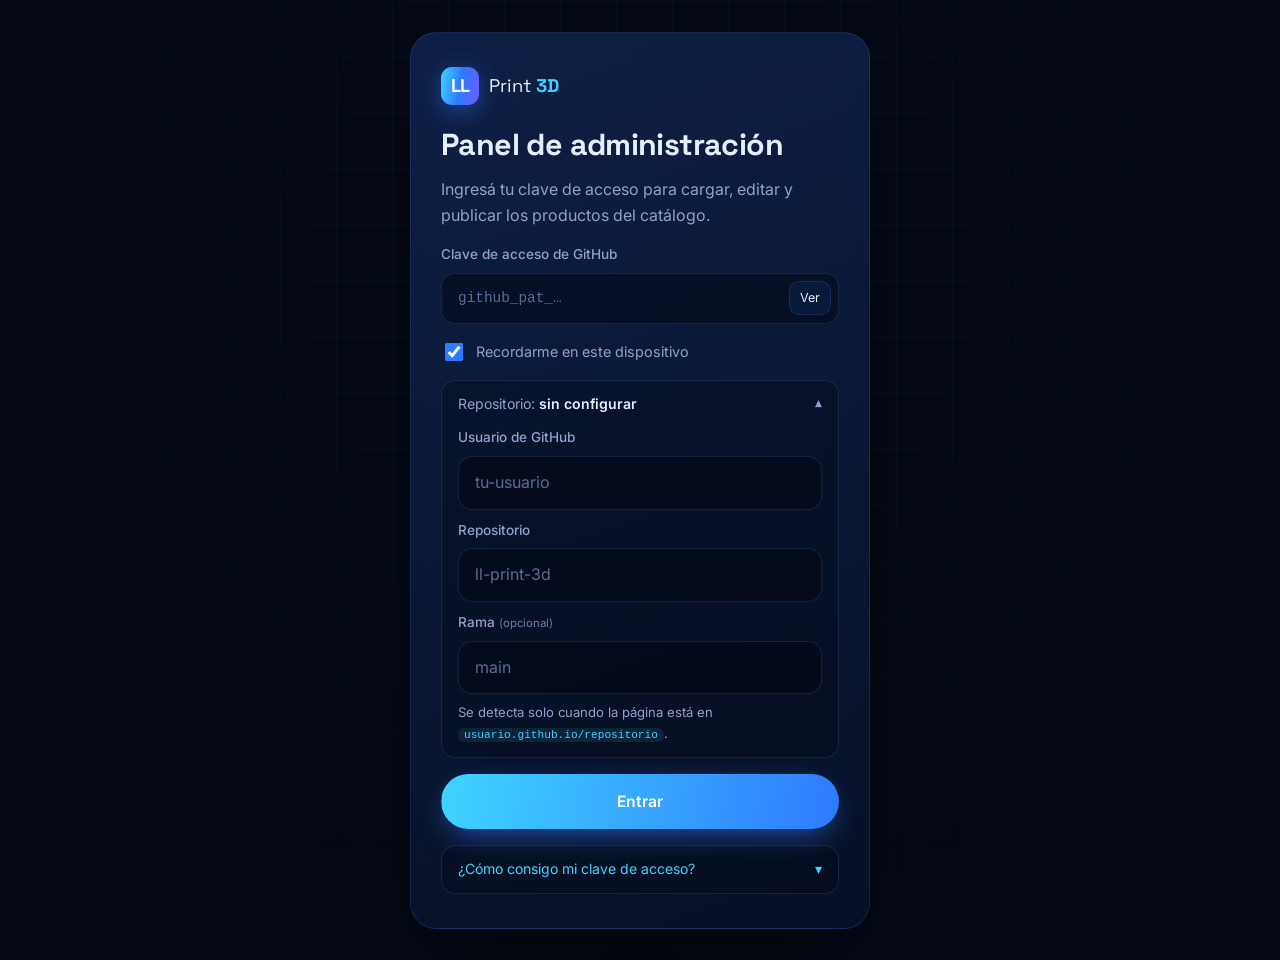
<file: admin.html>
<!DOCTYPE html>
<html lang="es">
<head>
  <meta charset="UTF-8">
  <meta name="viewport" content="width=device-width, initial-scale=1.0">
  <title>Admin — LL Print 3D</title>
  <meta name="robots" content="noindex, nofollow">
  <meta name="referrer" content="no-referrer">
  <meta name="theme-color" content="#050b1a">
  <link rel="preconnect" href="https://fonts.googleapis.com">
  <link rel="preconnect" href="https://fonts.gstatic.com" crossorigin>
  <link href="https://fonts.googleapis.com/css2?family=Space+Grotesk:wght@500;600;700&family=Inter:wght@400;500;600&display=swap" rel="stylesheet">
  <link rel="stylesheet" href="css/styles.css">
  <link rel="stylesheet" href="css/admin.css">
</head>
<body class="admin">
  <div class="bg-grid" aria-hidden="true"></div>

  <!-- ================= LOGIN ================= -->
  <main class="login-view" id="loginView">
    <div class="login-card">
      <a href="index.html" class="logo"><span class="logo-mark">LL</span><span class="logo-text">Print <b>3D</b></span></a>
      <h1>Panel de administración</h1>
      <p class="muted">Ingresá tu clave de acceso para cargar, editar y publicar los productos del catálogo.</p>

      <form id="loginForm" autocomplete="off" novalidate>
        <label class="field">
          <span>Clave de acceso de GitHub</span>
          <div class="pass">
            <input type="password" id="tokenInput" placeholder="github_pat_…" spellcheck="false" autocapitalize="off" required>
            <button type="button" class="pass-toggle" id="passToggle" aria-label="Mostrar u ocultar la clave">Ver</button>
          </div>
        </label>

        <label class="check"><input type="checkbox" id="remember" checked> Recordarme en este dispositivo</label>

        <details class="repo-box" id="repoBox">
          <summary>Repositorio: <b id="repoLabel">sin configurar</b></summary>
          <div class="repo-fields">
            <label class="field"><span>Usuario de GitHub</span><input id="repoOwner" placeholder="tu-usuario" spellcheck="false" autocapitalize="off"></label>
            <label class="field"><span>Repositorio</span><input id="repoName" placeholder="ll-print-3d" spellcheck="false" autocapitalize="off"></label>
            <label class="field"><span>Rama <small>(opcional)</small></span><input id="repoBranch" placeholder="main" spellcheck="false" autocapitalize="off"></label>
          </div>
          <p class="hint">Se detecta solo cuando la página está en <code>usuario.github.io/repositorio</code>.</p>
        </details>

        <p class="alert" id="loginError" role="alert" hidden></p>
        <button class="btn btn-primary btn-block" type="submit" id="loginBtn">Entrar</button>
      </form>

      <details class="howto">
        <summary>¿Cómo consigo mi clave de acceso?</summary>
        <ol>
          <li>Entrá a <a href="https://github.com/settings/personal-access-tokens/new" target="_blank" rel="noopener">github.com/settings/personal-access-tokens/new</a> con tu cuenta.</li>
          <li><b>Token name:</b> “Admin LL Print 3D”. <b>Expiration:</b> elegí una fecha (por ejemplo, 1 año).</li>
          <li><b>Repository access:</b> “Only select repositories” y elegí el repositorio de la página.</li>
          <li><b>Permissions → Repository permissions → Contents:</b> “Read and write”.</li>
          <li>Apretá <b>Generate token</b>, copiá la clave (empieza con <code>github_pat_</code>) y pegala acá.</li>
        </ol>
        <p class="hint">GitHub la muestra una sola vez: guardala en un lugar seguro. Si la perdés o vence, generás otra igual.</p>
      </details>
    </div>
  </main>

  <!-- ================= PANEL ================= -->
  <div class="app-view" id="appView" hidden>
    <header class="admin-top">
      <a href="index.html" class="logo" target="_blank" rel="noopener"><span class="logo-mark">LL</span><span class="logo-text">Print <b>3D</b> <em>Admin</em></span></a>
      <div class="top-actions">
        <span class="who" id="who"></span>
        <a class="btn btn-ghost btn-sm" href="index.html" target="_blank" rel="noopener">Ver sitio</a>
        <button class="btn btn-ghost btn-sm" id="logoutBtn">Salir</button>
      </div>
    </header>

    <main class="admin-main">
      <div class="toolbar">
        <div>
          <h1>Productos <span class="count" id="count"></span></h1>
          <p class="publish-state" id="publishState" hidden></p>
        </div>
        <div class="toolbar-actions">
          <label class="search">
            <svg viewBox="0 0 24 24" width="18" height="18" fill="none" stroke="currentColor" stroke-width="2"><circle cx="11" cy="11" r="7"/><path d="m20 20-3.5-3.5"/></svg>
            <input type="search" id="search" placeholder="Buscar…">
          </label>
          <button class="btn btn-ghost btn-sm" id="reloadBtn" title="Volver a leer los productos desde GitHub">↻ Actualizar</button>
          <button class="btn btn-primary" id="newBtn">+ Nuevo producto</button>
        </div>
      </div>

      <div class="order-bar" id="orderBar" hidden>
        <span>Cambiaste el orden de los productos.</span>
        <div>
          <button class="btn btn-ghost btn-sm" id="orderCancel">Descartar</button>
          <button class="btn btn-primary btn-sm" id="orderSave">Guardar orden</button>
        </div>
      </div>

      <div class="plist" id="plist"></div>
    </main>
  </div>

  <!-- ================= EDITOR ================= -->
  <div class="editor" id="editor" hidden>
    <form class="editor-card" id="editForm" novalidate autocomplete="off">
      <div class="editor-head">
        <h2 id="editorTitle">Nuevo producto</h2>
        <button type="button" class="icon-btn" id="editorClose" aria-label="Cerrar">✕</button>
      </div>

      <div class="editor-body">
        <div class="field">
          <span>Fotos <small>(la primera es la portada · hasta 8)</small></span>
          <div class="photos" id="photos"></div>
          <label class="dropzone small" id="photoDrop">
            <input type="file" id="photoInput" accept="image/*" multiple>
            <div class="dz-empty">
              <svg viewBox="0 0 24 24" width="28" height="28" fill="none" stroke="currentColor" stroke-width="1.6" stroke-linecap="round" stroke-linejoin="round"><path d="M12 16V4m0 0-4 4m4-4 4 4"/><path d="M4 16v2a2 2 0 0 0 2 2h12a2 2 0 0 0 2-2v-2"/></svg>
              <b>Agregar fotos</b>
              <small>Arrastralas o tocá para elegir · se optimizan solas</small>
            </div>
          </label>
        </div>

        <label class="field"><span>Nombre *</span><input name="nombre" maxlength="80" required></label>
        <div class="form-row">
          <label class="field"><span>Categoría *</span><input name="categoria" list="catList" maxlength="40" required placeholder="Ej: Decoración"></label>
          <label class="field"><span>Precio ($) <small>· 0 = “Consultar”</small></span><input name="precio" type="number" inputmode="numeric" min="0" step="1" value="0"></label>
        </div>
        <datalist id="catList"></datalist>
        <label class="field"><span>Descripción</span><textarea name="descripcion" rows="3" maxlength="400" placeholder="Qué es, para qué sirve, opciones de color…"></textarea></label>
        <div class="form-row">
          <label class="field"><span>Medidas</span><input name="medidas" maxlength="60" placeholder="10 x 10 x 12 cm"></label>
          <label class="field"><span>Material</span><input name="material" maxlength="60" placeholder="PLA, PETG, resina…"></label>
        </div>
        <label class="field"><span>Disponibilidad</span>
          <select name="estado"><option value="stock">En stock (listo para entregar)</option><option value="pedido">A pedido (se imprime al comprar)</option></select>
        </label>
        <div class="toggles">
          <label class="switch"><input type="checkbox" name="destacado"><span></span> Destacado <small>(aparece primero)</small></label>
          <label class="switch"><input type="checkbox" name="visible" checked><span></span> Visible en la página</label>
        </div>
      </div>

      <div class="editor-foot">
        <button type="button" class="btn btn-ghost" id="editorCancel">Cancelar</button>
        <button type="submit" class="btn btn-primary" id="editorSave">Guardar y publicar</button>
      </div>
    </form>
  </div>

  <div class="busy" id="busy" hidden><div class="spinner"></div><p id="busyText">Guardando…</p></div>
  <div class="toast" id="toast" role="status"></div>

  <script src="js/config.js"></script>
  <script src="js/admin.js"></script>
</body>
</html>
</file>
<file: css/styles.css>
/* =============================================================
   LL Print 3D — estilos
   ============================================================= */
:root {
  --bg: #040915;
  --bg-2: #07122a;
  --surface: rgba(14, 30, 64, .55);
  --surface-solid: #0b1a3a;
  --border: rgba(96, 150, 255, .16);
  --border-strong: rgba(96, 170, 255, .38);
  --text: #e7eeff;
  --muted: #8ea3cc;
  --blue: #2f7bff;
  --blue-2: #1a4fd6;
  --cyan: #3fd4ff;
  --indigo: #6a5cff;
  --grad: linear-gradient(100deg, #3fd4ff 0%, #2f7bff 50%, #6a5cff 100%);
  --radius: 20px;
  --ease: cubic-bezier(.2, .8, .2, 1);
  --display: "Space Grotesk", system-ui, sans-serif;
  --body: "Inter", system-ui, sans-serif;
}

*, *::before, *::after { box-sizing: border-box; }
html { scroll-behavior: smooth; }
body {
  margin: 0;
  background: var(--bg);
  color: var(--text);
  font-family: var(--body);
  line-height: 1.6;
  overflow-x: hidden;
  -webkit-font-smoothing: antialiased;
}
img { max-width: 100%; display: block; }
[hidden] { display: none !important; }
a { color: inherit; text-decoration: none; }
button { font: inherit; color: inherit; cursor: pointer; }
h1, h2, h3 { font-family: var(--display); line-height: 1.05; margin: 0; letter-spacing: -.02em; }
::selection { background: var(--blue); color: #fff; }

.grad {
  background: var(--grad);
  -webkit-background-clip: text;
  background-clip: text;
  color: transparent;
}

/* ---------- fondo ---------- */
.bg-grid {
  position: fixed; inset: 0; z-index: -2; pointer-events: none;
  background-image:
    linear-gradient(rgba(80, 140, 255, .06) 1px, transparent 1px),
    linear-gradient(90deg, rgba(80, 140, 255, .06) 1px, transparent 1px);
  background-size: 56px 56px;
  mask-image: radial-gradient(ellipse at 50% 30%, #000 20%, transparent 75%);
}
.bg-glow {
  position: fixed; z-index: -1; pointer-events: none;
  width: 700px; height: 700px; border-radius: 50%;
  left: 0; top: 0;
  background: radial-gradient(circle, rgba(47, 123, 255, .16), transparent 60%);
  transform: translate(-50%, -50%);
  transition: transform .6s var(--ease);
}
.scroll-progress {
  position: fixed; top: 0; left: 0; height: 3px; width: 100%;
  background: var(--grad); z-index: 100;
  transform-origin: 0 50%; transform: scaleX(0);
}

/* ---------- nav ---------- */
.nav {
  position: fixed; top: 14px; left: 50%; transform: translateX(-50%);
  width: min(1180px, calc(100% - 32px));
  display: flex; align-items: center; justify-content: space-between;
  padding: 10px 14px 10px 18px;
  border-radius: 999px;
  background: rgba(6, 14, 34, .45);
  border: 1px solid transparent;
  backdrop-filter: blur(14px); -webkit-backdrop-filter: blur(14px);
  z-index: 50;
  transition: background .4s, border-color .4s, top .4s;
}
.nav.scrolled { background: rgba(6, 14, 34, .82); border-color: var(--border); top: 10px; }
.logo { display: flex; align-items: center; gap: 10px; font-family: var(--display); font-size: 1.15rem; }
.logo-mark {
  display: grid; place-items: center;
  width: 38px; height: 38px; border-radius: 11px;
  background: var(--grad); color: #fff; font-weight: 700; letter-spacing: -.04em;
  box-shadow: 0 6px 24px rgba(47, 123, 255, .45);
}
.logo-text b { color: var(--cyan); }
.nav-links { display: flex; gap: 6px; }
.nav-links a {
  padding: 8px 14px; border-radius: 999px; color: var(--muted); font-size: .92rem;
  transition: color .25s, background .25s;
}
.nav-links a:hover, .nav-links a.active { color: var(--text); background: rgba(47, 123, 255, .14); }
.nav-actions { display: flex; align-items: center; gap: 8px; }
.cart-btn {
  position: relative; width: 44px; height: 44px; border-radius: 50%;
  display: grid; place-items: center;
  background: rgba(47, 123, 255, .14); border: 1px solid var(--border);
  transition: background .25s, transform .25s;
}
.cart-btn:hover { background: rgba(47, 123, 255, .3); transform: scale(1.05); }
.cart-count {
  position: absolute; top: -4px; right: -4px;
  min-width: 20px; height: 20px; padding: 0 5px; border-radius: 10px;
  background: var(--cyan); color: #04142e; font-size: .72rem; font-weight: 700;
  display: grid; place-items: center;
  transform: scale(0); transition: transform .35s var(--ease);
}
.cart-count.show { transform: scale(1); }
.cart-count.bump { animation: bump .45s var(--ease); }
@keyframes bump { 50% { transform: scale(1.45); } }
.burger { display: none; width: 44px; height: 44px; border-radius: 50%; background: transparent; border: 1px solid var(--border); position: relative; }
.burger span { position: absolute; left: 13px; right: 13px; height: 2px; background: var(--text); border-radius: 2px; transition: transform .3s, top .3s; }
.burger span:first-child { top: 17px; }
.burger span:last-child { top: 25px; }
.burger.open span:first-child { top: 21px; transform: rotate(45deg); }
.burger.open span:last-child { top: 21px; transform: rotate(-45deg); }

/* ---------- botones ---------- */
.btn {
  display: inline-flex; align-items: center; justify-content: center; gap: 10px;
  padding: 14px 26px; border-radius: 999px; border: 1px solid transparent;
  font-weight: 600; font-size: .98rem;
  transition: transform .3s var(--ease), box-shadow .3s, background .3s, border-color .3s;
  position: relative; overflow: hidden;
}
.btn-primary { background: var(--grad); background-size: 200% 100%; color: #fff; box-shadow: 0 10px 30px -8px rgba(47, 123, 255, .7); }
.btn-primary:hover { transform: translateY(-2px); box-shadow: 0 16px 40px -8px rgba(63, 212, 255, .6); background-position: 100% 0; }
.btn-ghost { border-color: var(--border-strong); background: rgba(47, 123, 255, .06); }
.btn-ghost:hover { background: rgba(47, 123, 255, .18); transform: translateY(-2px); }
.btn-block { width: 100%; }
.icon-btn {
  width: 38px; height: 38px; border-radius: 50%; border: 1px solid var(--border);
  background: rgba(47, 123, 255, .08); display: grid; place-items: center;
  transition: background .25s, transform .25s;
}
.icon-btn:hover { background: rgba(47, 123, 255, .25); transform: rotate(90deg); }

/* ---------- hero ---------- */
.hero {
  position: relative; min-height: 100vh; min-height: 100svh;
  display: flex; align-items: center;
  padding: 120px max(24px, calc((100vw - 1180px) / 2)) 80px;
  overflow: hidden;
}
#heroCanvas { position: absolute; inset: 0; width: 100%; height: 100%; z-index: 0; }
.hero::after {
  content: ""; position: absolute; inset: 0; z-index: 0; pointer-events: none;
  background: linear-gradient(90deg, var(--bg) 0%, rgba(4, 9, 21, .7) 40%, transparent 75%),
              linear-gradient(0deg, var(--bg) 0%, transparent 25%);
}
.hero-content { position: relative; z-index: 1; max-width: 640px; }
.eyebrow {
  display: inline-flex; align-items: center; gap: 10px;
  font-size: .8rem; letter-spacing: .18em; text-transform: uppercase; color: var(--cyan);
  margin: 0 0 18px; font-weight: 600;
}
.eyebrow::before { content: ""; width: 26px; height: 1px; background: var(--cyan); }
.hero-title { font-size: clamp(2.8rem, 8vw, 5.8rem); font-weight: 700; margin-bottom: 24px; }
.hero-title .line { display: block; overflow: hidden; padding-bottom: .06em; }
.hero-title .line > span { display: inline-block; transform: translateY(110%); animation: rise 1s var(--ease) forwards; }
.hero-title .line:nth-child(2) > span { animation-delay: .12s; }
.hero-title .line:nth-child(3) > span { animation-delay: .24s; }
@keyframes rise { to { transform: translateY(0); } }
.hero-sub { font-size: 1.12rem; color: var(--muted); max-width: 520px; margin: 0 0 34px; }
.hero-cta { display: flex; gap: 14px; flex-wrap: wrap; }
.hero-stats { display: flex; gap: 36px; margin-top: 54px; flex-wrap: wrap; }
.hero-stats div { display: flex; flex-direction: column; }
.hero-stats b { font-family: var(--display); font-size: 2rem; }
.hero-stats small { font-size: 1rem; color: var(--cyan); margin-left: 2px; }
.hero-stats span { color: var(--muted); font-size: .85rem; }
.scroll-hint {
  position: absolute; bottom: 28px; left: 50%; transform: translateX(-50%); z-index: 1;
  width: 26px; height: 42px; border: 2px solid var(--border-strong); border-radius: 14px;
}
.scroll-hint span { position: absolute; left: 50%; top: 8px; width: 4px; height: 8px; margin-left: -2px; border-radius: 2px; background: var(--cyan); animation: wheel 1.8s infinite; }
@keyframes wheel { 0% { opacity: 0; transform: translateY(0); } 30% { opacity: 1; } 100% { opacity: 0; transform: translateY(14px); } }

/* ---------- marquee ---------- */
.marquee {
  overflow: hidden; padding: 22px 0;
  border-block: 1px solid var(--border);
  background: linear-gradient(90deg, rgba(47, 123, 255, .08), rgba(106, 92, 255, .08));
  transform: rotate(-1.5deg) scale(1.03);
}
.marquee-track { display: flex; gap: 34px; width: max-content; animation: marquee 32s linear infinite; }
.marquee span { font-family: var(--display); font-size: clamp(1.4rem, 3vw, 2.2rem); font-weight: 600; white-space: nowrap; }
.marquee span:nth-of-type(odd) { -webkit-text-stroke: 1px var(--cyan); color: transparent; }
.marquee i { color: var(--blue); font-style: normal; align-self: center; }
@keyframes marquee { to { transform: translateX(-50%); } }

/* ---------- secciones ---------- */
.section { padding: 120px max(24px, calc((100vw - 1180px) / 2)); position: relative; }
.section-head { max-width: 720px; margin-bottom: 52px; }
.section-head h2, .custom-info h2, .contact h2 { font-size: clamp(2.1rem, 5vw, 3.6rem); margin-bottom: 18px; }
.section-head p:not(.eyebrow) { color: var(--muted); font-size: 1.05rem; margin: 0; }

/* ---------- reveal on scroll ---------- */
.reveal, .reveal-up, .reveal-left, .reveal-right, .card {
  opacity: 0; transition: opacity .9s var(--ease), transform .9s var(--ease);
  transition-delay: calc(var(--d, 0) * 90ms);
}
.reveal { transform: translateY(30px); }
.reveal-up { transform: translateY(70px) scale(.97); }
.reveal-left { transform: translateX(-60px); }
.reveal-right { transform: translateX(60px); }
.in { opacity: 1 !important; transform: none !important; }

/* ---------- catálogo ---------- */
.catalog-tools { display: flex; justify-content: space-between; align-items: center; gap: 18px; flex-wrap: wrap; margin-bottom: 34px; }
.filters { display: flex; gap: 8px; flex-wrap: wrap; }
.chip {
  padding: 9px 18px; border-radius: 999px; border: 1px solid var(--border);
  background: rgba(14, 30, 64, .4); color: var(--muted); font-size: .9rem;
  transition: all .3s var(--ease);
}
.chip:hover { color: var(--text); border-color: var(--border-strong); }
.chip.active { background: var(--blue); border-color: var(--blue); color: #fff; box-shadow: 0 6px 20px -6px var(--blue); }
.search {
  display: flex; align-items: center; gap: 10px; padding: 10px 18px;
  border-radius: 999px; border: 1px solid var(--border); background: rgba(14, 30, 64, .4); color: var(--muted);
  min-width: 240px; transition: border-color .3s;
}
.search:focus-within { border-color: var(--cyan); }
.search input { background: none; border: 0; outline: 0; color: var(--text); width: 100%; font: inherit; }

.grid { display: grid; grid-template-columns: repeat(auto-fill, minmax(260px, 1fr)); gap: 24px; }
.card {
  position: relative; border-radius: var(--radius); overflow: hidden;
  background: var(--surface); border: 1px solid var(--border);
  backdrop-filter: blur(10px); -webkit-backdrop-filter: blur(10px);
  transform: translateY(50px) scale(.96);
  display: flex; flex-direction: column;
  transform-style: preserve-3d;
}
.card.in { transition: opacity .9s var(--ease), transform .25s ease-out, border-color .3s, box-shadow .3s; }
.card:hover { border-color: var(--border-strong); box-shadow: 0 30px 60px -20px rgba(47, 123, 255, .45); }
.card::before {
  content: ""; position: absolute; inset: 0; pointer-events: none; z-index: 2;
  background: radial-gradient(400px circle at var(--mx, 50%) var(--my, 50%), rgba(63, 212, 255, .14), transparent 45%);
  opacity: 0; transition: opacity .3s;
}
.card:hover::before { opacity: 1; }
.card-media {
  aspect-ratio: 4 / 3.2; position: relative; overflow: hidden; cursor: pointer;
  background: radial-gradient(circle at 50% 40%, #16357a, #081636 70%);
}
.card-media img { width: 100%; height: 100%; object-fit: cover; transition: transform .8s var(--ease); }
.card:hover .card-media img, .card:hover .ph-shape { transform: scale(1.08); }
.badges { position: absolute; top: 12px; left: 12px; display: flex; gap: 6px; z-index: 3; flex-wrap: wrap; }
.badge {
  font-size: .7rem; font-weight: 600; letter-spacing: .04em; padding: 5px 10px; border-radius: 999px;
  background: rgba(4, 9, 21, .7); border: 1px solid var(--border-strong); backdrop-filter: blur(6px);
}
.badge.stock { color: #5ef0b0; border-color: rgba(94, 240, 176, .4); }
.badge.pedido { color: #ffc86b; border-color: rgba(255, 200, 107, .4); }
.badge.hot { background: var(--grad); border-color: transparent; color: #fff; }
.card-body { padding: 20px 20px 22px; display: flex; flex-direction: column; gap: 8px; flex: 1; }
.card-cat { font-size: .74rem; text-transform: uppercase; letter-spacing: .14em; color: var(--cyan); }
.card-body h3 { font-size: 1.25rem; }
.card-body p { margin: 0; color: var(--muted); font-size: .92rem; flex: 1; }
.card-meta { display: flex; gap: 12px; font-size: .8rem; color: var(--muted); }
.card-meta span { display: inline-flex; align-items: center; gap: 5px; }
.card-foot { display: flex; align-items: center; justify-content: space-between; margin-top: 10px; }
.price { font-family: var(--display); font-size: 1.4rem; font-weight: 700; }
.price.ask { font-size: 1.05rem; color: var(--cyan); }
.add-btn {
  display: inline-flex; align-items: center; gap: 6px;
  padding: 10px 16px; border-radius: 999px; border: 1px solid var(--border-strong);
  background: rgba(47, 123, 255, .12); font-size: .88rem; font-weight: 600;
  transition: all .3s var(--ease);
}
.add-btn:hover { background: var(--blue); border-color: var(--blue); transform: translateY(-2px); }
.add-btn.added { background: #1fae78; border-color: #1fae78; }
.empty { text-align: center; color: var(--muted); padding: 40px 0; }
.empty a { color: var(--cyan); text-decoration: underline; }
.grid .empty { grid-column: 1 / -1; }

/* placeholder cuando no hay foto */
.ph { position: absolute; inset: 0; display: grid; place-items: center; perspective: 600px; }
.ph::after {
  content: ""; position: absolute; inset: 0;
  background-image: repeating-linear-gradient(0deg, rgba(63, 212, 255, .08) 0 1px, transparent 1px 7px);
  animation: layers 6s linear infinite;
}
@keyframes layers { to { background-position: 0 -140px; } }
.ph-shape { width: 42%; aspect-ratio: 1; transition: transform .8s var(--ease); filter: drop-shadow(0 18px 30px rgba(47, 123, 255, .55)); }
.ph-shape svg { width: 100%; height: 100%; animation: floaty 5s ease-in-out infinite; }
@keyframes floaty { 50% { transform: translateY(-8px) rotate(4deg); } }

/* ---------- proceso ---------- */
.steps { position: relative; display: grid; grid-template-columns: 1fr 1fr; gap: 40px 90px; }
.step-line { position: absolute; left: 50%; top: 0; bottom: 0; width: 2px; background: var(--border); transform: translateX(-50%); }
.step-line span { position: absolute; inset: 0; background: var(--grad); transform-origin: top; transform: scaleY(0); }
.step {
  position: relative; padding: 30px; border-radius: var(--radius);
  background: var(--surface); border: 1px solid var(--border);
}
.steps .step:nth-child(3), .steps .step:nth-child(5) { margin-top: 90px; }
.step-num {
  font-family: var(--display); font-size: 3.2rem; font-weight: 700; line-height: 1;
  -webkit-text-stroke: 1px var(--blue); color: transparent; display: block; margin-bottom: 14px;
}
.step h3 { font-size: 1.4rem; margin-bottom: 10px; }
.step p { margin: 0; color: var(--muted); }

/* ---------- personalizado ---------- */
.custom-wrap { display: grid; grid-template-columns: 1fr 1.1fr; gap: 60px; align-items: start; }
.custom-info { position: sticky; top: 110px; }
.custom-info > p:not(.eyebrow) { color: var(--muted); font-size: 1.05rem; }
.checks { list-style: none; padding: 0; margin: 26px 0; display: grid; gap: 12px; }
.checks li { position: relative; padding-left: 34px; }
.checks li::before {
  content: "✓"; position: absolute; left: 0; top: 1px; width: 22px; height: 22px; border-radius: 50%;
  background: rgba(63, 212, 255, .15); color: var(--cyan); font-size: .75rem; display: grid; place-items: center; font-weight: 700;
}
.cube-scene { width: 150px; height: 150px; perspective: 700px; margin: 50px 0 0 40px; }
.cube { width: 100%; height: 100%; position: relative; transform-style: preserve-3d; animation: spin 14s linear infinite; }
.cube .f {
  position: absolute; inset: 0; border: 1px solid rgba(63, 212, 255, .6);
  background: linear-gradient(135deg, rgba(47, 123, 255, .22), rgba(106, 92, 255, .1)),
              repeating-linear-gradient(0deg, rgba(63, 212, 255, .18) 0 1px, transparent 1px 8px);
  box-shadow: inset 0 0 30px rgba(47, 123, 255, .3);
}
.f1 { transform: translateZ(75px); } .f2 { transform: rotateY(180deg) translateZ(75px); }
.f3 { transform: rotateY(90deg) translateZ(75px); } .f4 { transform: rotateY(-90deg) translateZ(75px); }
.f5 { transform: rotateX(90deg) translateZ(75px); } .f6 { transform: rotateX(-90deg) translateZ(75px); }
@keyframes spin { from { transform: rotateX(-22deg) rotateY(0); } to { transform: rotateX(-22deg) rotateY(360deg); } }

.custom-form {
  padding: 34px; border-radius: 26px;
  background: linear-gradient(160deg, rgba(20, 44, 96, .6), rgba(8, 18, 42, .7));
  border: 1px solid var(--border); backdrop-filter: blur(14px); -webkit-backdrop-filter: blur(14px);
  display: grid; gap: 18px;
  box-shadow: 0 40px 80px -30px rgba(0, 0, 0, .6);
}
.form-row { display: grid; grid-template-columns: 1fr 1fr; gap: 16px; }
.field { display: grid; gap: 7px; }
.field > span { font-size: .85rem; color: var(--muted); font-weight: 500; }
.field input, .field select, .field textarea, .dims input {
  width: 100%; padding: 13px 16px; border-radius: 14px;
  background: rgba(4, 9, 21, .55); border: 1px solid var(--border);
  color: var(--text); font: inherit; outline: none;
  transition: border-color .25s, box-shadow .25s, background .25s;
}
.field select { appearance: none; background-image: url("data:image/svg+xml,%3Csvg xmlns='http://www.w3.org/2000/svg' width='12' height='8' fill='none' stroke='%233fd4ff' stroke-width='2'%3E%3Cpath d='m1 1 5 5 5-5'/%3E%3C/svg%3E"); background-repeat: no-repeat; background-position: right 16px center; }
.field select option { background: var(--surface-solid); }
.field input::placeholder, .field textarea::placeholder, .dims input::placeholder { color: #5a6d96; }
.field input:focus, .field select:focus, .field textarea:focus, .dims input:focus {
  border-color: var(--cyan); box-shadow: 0 0 0 4px rgba(63, 212, 255, .12); background: rgba(4, 9, 21, .8);
}
.field input[type="date"] { color-scheme: dark; }
.field textarea { resize: vertical; min-height: 110px; }
.invalid { border-color: #ff6b8b !important; box-shadow: 0 0 0 4px rgba(255, 107, 139, .12) !important; }
.dims { display: grid; grid-template-columns: repeat(3, 1fr); gap: 10px; }
.dims label { position: relative; }
.dims i { position: absolute; right: 12px; top: 50%; transform: translateY(-50%); font-style: normal; font-size: .75rem; color: var(--cyan); font-weight: 700; pointer-events: none; }
.dims input { padding-right: 28px; }

.dropzone {
  position: relative; display: block; min-height: 170px; border-radius: 16px; cursor: pointer;
  border: 1.5px dashed var(--border-strong); background: rgba(4, 9, 21, .4);
  transition: border-color .3s, background .3s; overflow: hidden;
}
.dropzone:hover, .dropzone.drag { border-color: var(--cyan); background: rgba(63, 212, 255, .06); }
.dropzone input { position: absolute; inset: 0; opacity: 0; cursor: pointer; }
.dz-empty { position: absolute; inset: 0; display: grid; place-content: center; justify-items: center; gap: 6px; text-align: center; color: var(--muted); pointer-events: none; padding: 16px; }
.dz-empty svg { color: var(--cyan); margin-bottom: 4px; transition: transform .3s; }
.dropzone:hover .dz-empty svg { transform: translateY(-4px); }
.dz-empty b { color: var(--text); font-weight: 600; }
.dz-preview { position: relative; }
.dz-preview img { width: 100%; max-height: 280px; object-fit: contain; background: #030712; }
.dz-remove { position: absolute; top: 10px; right: 10px; z-index: 2; width: 32px; height: 32px; border-radius: 50%; border: 0; background: rgba(4, 9, 21, .8); }
.form-note { font-size: .82rem; color: var(--muted); margin: 0; text-align: center; }
.form-note b { color: var(--cyan); font-weight: 600; }

/* ---------- contacto ---------- */
.contact-card {
  position: relative; overflow: hidden; text-align: center;
  padding: clamp(40px, 7vw, 80px) 24px; border-radius: 32px;
  background: linear-gradient(160deg, #0d2458, #07122a 70%);
  border: 1px solid var(--border-strong);
}
.contact-card > * { position: relative; }
.contact-card .eyebrow::before { display: none; }
.contact-card p:not(.eyebrow) { color: var(--muted); max-width: 520px; margin: 0 auto 30px; }
.contact-glow {
  position: absolute !important; width: 520px; height: 520px; left: 50%; top: -260px; transform: translateX(-50%);
  background: radial-gradient(circle, rgba(63, 212, 255, .3), transparent 60%);
  animation: pulse 5s ease-in-out infinite;
}
@keyframes pulse { 50% { opacity: .5; transform: translateX(-50%) scale(1.2); } }
.phone {
  display: inline-flex; align-items: center; gap: 14px;
  font-family: var(--display); font-size: clamp(1.6rem, 5vw, 3rem); font-weight: 700;
  margin-bottom: 30px; transition: transform .3s var(--ease);
}
.phone svg { color: #25d366; flex-shrink: 0; }
.phone:hover { transform: scale(1.04); }
.contact-actions { display: flex; gap: 14px; justify-content: center; flex-wrap: wrap; }

.footer {
  display: flex; align-items: center; justify-content: space-between; gap: 16px; flex-wrap: wrap;
  padding: 36px max(24px, calc((100vw - 1180px) / 2)); border-top: 1px solid var(--border); color: var(--muted); font-size: .9rem;
}
.footer p { margin: 0; }

.wa-float {
  position: fixed; right: 22px; bottom: 22px; z-index: 40;
  width: 60px; height: 60px; border-radius: 50%; display: grid; place-items: center;
  background: #25d366; color: #fff; box-shadow: 0 12px 30px -6px rgba(37, 211, 102, .6);
  transition: transform .3s var(--ease);
}
.wa-float::before { content: ""; position: absolute; inset: 0; border-radius: 50%; border: 2px solid #25d366; animation: ring 2.4s infinite; }
@keyframes ring { to { transform: scale(1.7); opacity: 0; } }
.wa-float:hover { transform: scale(1.1) rotate(-8deg); }

/* ---------- carrito ---------- */
.drawer-backdrop { position: fixed; inset: 0; background: rgba(2, 5, 14, .6); backdrop-filter: blur(4px); z-index: 60; opacity: 0; pointer-events: none; transition: opacity .35s; }
.drawer {
  position: fixed; top: 0; right: 0; bottom: 0; width: min(420px, 100%); z-index: 61;
  background: var(--bg-2); border-left: 1px solid var(--border);
  display: flex; flex-direction: column;
  transform: translateX(100%); transition: transform .5s var(--ease);
}
.drawer-open .drawer { transform: none; }
.drawer-open .drawer-backdrop { opacity: 1; pointer-events: auto; }
.drawer-head { display: flex; justify-content: space-between; align-items: center; padding: 22px; border-bottom: 1px solid var(--border); }
.drawer-head h3 { font-size: 1.4rem; }
.drawer-body { flex: 1; overflow-y: auto; padding: 16px 22px; display: grid; gap: 12px; align-content: start; }
.drawer-foot { padding: 22px; border-top: 1px solid var(--border); display: grid; gap: 14px; }
.total { display: flex; justify-content: space-between; align-items: baseline; }
.total b { font-family: var(--display); font-size: 1.6rem; }
.cart-item { display: grid; grid-template-columns: 1fr auto; gap: 6px 12px; padding: 14px; border-radius: 14px; background: var(--surface); border: 1px solid var(--border); animation: slideIn .4s var(--ease); }
@keyframes slideIn { from { opacity: 0; transform: translateX(30px); } }
.cart-item h4 { margin: 0; font-size: .98rem; font-family: var(--display); }
.cart-item .ci-price { color: var(--muted); font-size: .85rem; }
.qty { display: flex; align-items: center; gap: 8px; }
.qty button { width: 28px; height: 28px; border-radius: 50%; border: 1px solid var(--border); background: transparent; }
.qty button:hover { background: rgba(47, 123, 255, .2); }
.ci-remove { background: none; border: 0; color: #ff8aa3; font-size: .8rem; justify-self: end; }
.cart-empty { text-align: center; color: var(--muted); padding: 40px 10px; }

/* ---------- modal ---------- */
.modal { position: fixed; inset: 0; z-index: 70; display: grid; place-items: center; padding: 16px; background: rgba(2, 5, 14, .7); backdrop-filter: blur(6px); opacity: 0; pointer-events: none; transition: opacity .35s; }
.modal.open { opacity: 1; pointer-events: auto; }
.modal-card {
  position: relative; width: min(900px, 100%); max-height: calc(100vh - 32px); overflow-y: auto;
  display: grid; grid-template-columns: 1fr 1fr; border-radius: 26px;
  background: var(--bg-2); border: 1px solid var(--border-strong);
  transform: translateY(40px) scale(.96); transition: transform .5s var(--ease);
}
.modal.open .modal-card { transform: none; }
.modal-close { position: absolute; top: 14px; right: 14px; z-index: 5; }
.modal-media { position: relative; min-height: 320px; background: radial-gradient(circle at 50% 40%, #16357a, #081636 70%); }
.modal-media > img { width: 100%; height: 100%; object-fit: cover; }
.thumbs { position: absolute; left: 12px; right: 12px; bottom: 12px; z-index: 3; display: flex; gap: 8px; overflow-x: auto; padding: 2px; }
.thumbs .thumb { flex: 0 0 56px; height: 56px; padding: 0; border-radius: 10px; overflow: hidden; border: 2px solid transparent; background: #081636; opacity: .7; transition: opacity .2s, border-color .2s; }
.thumbs .thumb img { width: 100%; height: 100%; object-fit: cover; }
.thumbs .thumb:hover, .thumbs .thumb.active { opacity: 1; border-color: var(--cyan); }
.modal-info { padding: 36px; display: grid; gap: 14px; align-content: center; }
.modal-info h3 { font-size: 2rem; }
.modal-info p { margin: 0; color: var(--muted); }
.specs { display: grid; gap: 8px; margin: 6px 0; }
.specs div { display: flex; justify-content: space-between; padding: 10px 0; border-bottom: 1px solid var(--border); font-size: .92rem; }
.specs span { color: var(--muted); }

.toast {
  position: fixed; left: 50%; bottom: 28px; z-index: 80;
  transform: translate(-50%, 120px); padding: 14px 22px; border-radius: 999px;
  background: var(--surface-solid); border: 1px solid var(--border-strong);
  box-shadow: 0 20px 40px -10px rgba(0, 0, 0, .6); transition: transform .5s var(--ease); font-size: .92rem;
  max-width: calc(100% - 32px); text-align: center;
}
.toast.show { transform: translate(-50%, 0); }

/* ---------- responsive ---------- */
@media (max-width: 900px) {
  .nav-links {
    position: fixed; top: 76px; left: 16px; right: 16px;
    flex-direction: column; padding: 14px; border-radius: 22px;
    background: rgba(6, 14, 34, .96); border: 1px solid var(--border);
    opacity: 0; transform: translateY(-10px); pointer-events: none; transition: all .35s var(--ease);
  }
  .nav-links.open { opacity: 1; transform: none; pointer-events: auto; }
  .nav-links a { padding: 14px 16px; }
  .burger { display: block; }
  .custom-wrap { grid-template-columns: 1fr; gap: 40px; }
  .custom-info { position: static; }
  .cube-scene { display: none; }
  .steps { grid-template-columns: 1fr; gap: 20px; padding-left: 28px; }
  .step-line { left: 0; }
  .steps .step:nth-child(3), .steps .step:nth-child(5) { margin-top: 0; }
  .reveal-left, .reveal-right { transform: translateY(40px); }
  .modal-card { grid-template-columns: 1fr; }
  .modal-media { min-height: 240px; }
  .hero::after { background: linear-gradient(0deg, var(--bg) 5%, rgba(4, 9, 21, .55) 60%, rgba(4, 9, 21, .3)); }
}
@media (max-width: 560px) {
  .section { padding-block: 84px; }
  .form-row { grid-template-columns: 1fr; }
  .custom-form { padding: 22px; }
  .search { min-width: 0; width: 100%; }
  .hero-stats { gap: 24px; }
  .hero-stats b { font-size: 1.6rem; }
  .modal-info { padding: 26px; }
}
@media (prefers-reduced-motion: reduce) {
  *, *::before, *::after { animation-duration: .01ms !important; animation-iteration-count: 1 !important; transition-duration: .01ms !important; }
  html { scroll-behavior: auto; }
}
</file>
<file: css/admin.css>
/* =============================================================
   LL Print 3D — panel de administración
   (usa las variables y componentes de styles.css)
   ============================================================= */
body.admin { min-height: 100vh; }
.muted { color: var(--muted); }
.hint { color: var(--muted); font-size: .82rem; margin: 8px 0 0; }
.admin code { font-size: .85em; padding: 1px 6px; border-radius: 6px; background: rgba(63, 212, 255, .1); color: var(--cyan); }
.btn-sm { padding: 9px 16px; font-size: .88rem; }
.btn:disabled { opacity: .5; pointer-events: none; }
.field small { color: #6d80a8; font-weight: 400; }
.check { display: flex; align-items: center; gap: 10px; color: var(--muted); font-size: .9rem; cursor: pointer; }
.check input { width: 18px; height: 18px; accent-color: var(--blue); }

/* ---------- login ---------- */
.login-view { min-height: 100vh; min-height: 100svh; display: grid; place-items: center; padding: 32px 16px; }
.login-card {
  width: min(460px, 100%); padding: 34px 30px; border-radius: 26px;
  background: linear-gradient(160deg, rgba(20, 44, 96, .65), rgba(8, 18, 42, .8));
  border: 1px solid var(--border); backdrop-filter: blur(14px); -webkit-backdrop-filter: blur(14px);
  box-shadow: 0 40px 80px -30px rgba(0, 0, 0, .7);
  display: grid; gap: 16px;
  animation: cardIn .7s var(--ease);
}
@keyframes cardIn { from { opacity: 0; transform: translateY(30px) scale(.97); } }
.login-card h1 { font-size: 1.9rem; margin-top: 8px; }
.login-card > p { margin: 0; }
#loginForm { display: grid; gap: 16px; }
.pass { position: relative; }
.pass input { padding-right: 70px; font-family: ui-monospace, Consolas, monospace; font-size: .9rem; }
.pass-toggle {
  position: absolute; right: 8px; top: 50%; transform: translateY(-50%);
  padding: 6px 10px; border-radius: 10px; border: 1px solid var(--border); background: rgba(47, 123, 255, .1); font-size: .78rem;
}
.repo-box, .howto { border: 1px solid var(--border); border-radius: 14px; padding: 12px 16px; background: rgba(4, 9, 21, .35); }
.repo-box summary, .howto summary { cursor: pointer; color: var(--muted); font-size: .88rem; list-style: none; }
.repo-box summary::-webkit-details-marker, .howto summary::-webkit-details-marker { display: none; }
.repo-box summary::after, .howto summary::after { content: "▾"; float: right; transition: transform .25s; }
.repo-box[open] summary::after, .howto[open] summary::after { transform: rotate(180deg); }
.repo-box summary b { color: var(--text); font-weight: 600; word-break: break-all; }
.repo-fields { display: grid; gap: 10px; margin-top: 12px; }
.howto summary { color: var(--cyan); }
.howto ol { margin: 12px 0 0; padding-left: 20px; display: grid; gap: 8px; font-size: .88rem; color: var(--muted); }
.howto b { color: var(--text); }
.howto a { color: var(--cyan); text-decoration: underline; word-break: break-all; }
.alert { margin: 0; padding: 12px 14px; border-radius: 12px; font-size: .88rem; background: rgba(255, 107, 139, .1); border: 1px solid rgba(255, 107, 139, .4); color: #ffb3c3; }

/* ---------- app ---------- */
.admin-top {
  position: sticky; top: 0; z-index: 20;
  display: flex; justify-content: space-between; align-items: center; gap: 12px; flex-wrap: wrap;
  padding: 14px max(16px, calc((100vw - 1100px) / 2));
  background: rgba(4, 9, 21, .85); border-bottom: 1px solid var(--border);
  backdrop-filter: blur(12px); -webkit-backdrop-filter: blur(12px);
}
.logo-text em { font-style: normal; font-size: .75rem; padding: 3px 8px; margin-left: 6px; border-radius: 999px; background: rgba(63, 212, 255, .12); color: var(--cyan); vertical-align: middle; }
.top-actions { display: flex; align-items: center; gap: 8px; flex-wrap: wrap; }
.who { display: inline-flex; align-items: center; gap: 8px; color: var(--muted); font-size: .88rem; margin-right: 6px; }
.who img { width: 28px; height: 28px; border-radius: 50%; }
.admin-main { padding: 34px max(16px, calc((100vw - 1100px) / 2)) 100px; }
.toolbar { display: flex; justify-content: space-between; align-items: flex-end; gap: 16px; flex-wrap: wrap; margin-bottom: 22px; }
.toolbar h1 { font-size: 2rem; }
.count { font-size: 1rem; color: var(--muted); font-family: var(--body); font-weight: 500; }
.toolbar-actions { display: flex; gap: 10px; flex-wrap: wrap; align-items: center; }
.toolbar-actions .search { min-width: 200px; }
.publish-state { margin: 8px 0 0; font-size: .85rem; color: var(--muted); display: flex; align-items: center; gap: 8px; }
.publish-state::before { content: ""; width: 8px; height: 8px; border-radius: 50%; background: #ffc86b; box-shadow: 0 0 0 4px rgba(255, 200, 107, .15); animation: blink 1.2s infinite; }
.publish-state.done::before { background: #5ef0b0; box-shadow: 0 0 0 4px rgba(94, 240, 176, .15); animation: none; }
@keyframes blink { 50% { opacity: .35; } }

.order-bar {
  position: sticky; top: 76px; z-index: 10;
  display: flex; justify-content: space-between; align-items: center; gap: 12px; flex-wrap: wrap;
  padding: 12px 16px; margin-bottom: 16px; border-radius: 14px;
  background: rgba(47, 123, 255, .16); border: 1px solid var(--border-strong);
}
.order-bar div { display: flex; gap: 8px; }

.plist { display: grid; gap: 10px; }
.prow {
  display: grid; grid-template-columns: auto 72px 1fr auto; gap: 14px; align-items: center;
  padding: 12px 14px; border-radius: 16px; background: var(--surface); border: 1px solid var(--border);
  transition: border-color .25s, transform .25s, opacity .25s;
  animation: rowIn .4s var(--ease) both;
}
@keyframes rowIn { from { opacity: 0; transform: translateY(10px); } }
.prow:hover { border-color: var(--border-strong); }
.prow.hidden-item { opacity: .55; }
.prow .move { display: grid; gap: 4px; }
.prow .move button { width: 28px; height: 24px; border-radius: 8px; border: 1px solid var(--border); background: transparent; font-size: .75rem; line-height: 1; }
.prow .move button:hover:not(:disabled) { background: rgba(47, 123, 255, .2); }
.prow .move button:disabled { opacity: .25; cursor: default; }
.pthumb { width: 72px; height: 58px; border-radius: 12px; overflow: hidden; background: radial-gradient(circle, #16357a, #081636); display: grid; place-items: center; color: var(--cyan); font-family: var(--display); font-weight: 700; }
.pthumb img { width: 100%; height: 100%; object-fit: cover; }
.pinfo { min-width: 0; }
.pinfo h3 { font-size: 1.05rem; white-space: nowrap; overflow: hidden; text-overflow: ellipsis; }
.pinfo p { margin: 3px 0 0; font-size: .82rem; color: var(--muted); display: flex; gap: 6px 12px; flex-wrap: wrap; }
.tag { font-size: .7rem; font-weight: 600; padding: 2px 8px; border-radius: 999px; border: 1px solid var(--border-strong); }
.tag.hot { background: var(--grad); border-color: transparent; color: #fff; }
.tag.off { color: #ffb3c3; border-color: rgba(255, 107, 139, .4); }
.pactions { display: flex; gap: 6px; }
.pactions button { padding: 8px 12px; border-radius: 999px; border: 1px solid var(--border); background: transparent; font-size: .82rem; white-space: nowrap; transition: background .2s, border-color .2s; }
.pactions button:hover { background: rgba(47, 123, 255, .2); }
.pactions .del:hover { background: rgba(255, 107, 139, .18); border-color: #ff6b8b; }
.plist .empty-state { text-align: center; padding: 60px 20px; color: var(--muted); border: 1px dashed var(--border-strong); border-radius: 18px; }

/* ---------- editor ---------- */
.editor { position: fixed; inset: 0; z-index: 60; display: flex; justify-content: flex-end; background: rgba(2, 5, 14, .65); backdrop-filter: blur(4px); animation: fade .3s; }
@keyframes fade { from { opacity: 0; } }
.editor-card {
  width: min(560px, 100%); height: 100%; display: flex; flex-direction: column;
  background: var(--bg-2); border-left: 1px solid var(--border);
  animation: slideFrom .45s var(--ease);
}
@keyframes slideFrom { from { transform: translateX(100%); } }
.editor-head, .editor-foot { display: flex; justify-content: space-between; align-items: center; gap: 12px; padding: 18px 22px; }
.editor-head { border-bottom: 1px solid var(--border); }
.editor-head h2 { font-size: 1.4rem; }
.editor-foot { border-top: 1px solid var(--border); justify-content: flex-end; }
.editor-body { flex: 1; overflow-y: auto; padding: 22px; display: grid; gap: 16px; align-content: start; }

.photos { display: grid; grid-template-columns: repeat(auto-fill, minmax(110px, 1fr)); gap: 10px; }
.photos:empty { display: none; }
.photo { position: relative; aspect-ratio: 1; border-radius: 14px; overflow: hidden; border: 1px solid var(--border); background: #081636; }
.photo img { width: 100%; height: 100%; object-fit: cover; }
.photo:first-child { border-color: var(--cyan); }
.photo:first-child::after { content: "Portada"; position: absolute; left: 6px; top: 6px; font-size: .68rem; font-weight: 700; padding: 2px 8px; border-radius: 999px; background: var(--grad); color: #fff; }
.photo .new { position: absolute; right: 6px; top: 6px; font-size: .64rem; font-weight: 700; padding: 2px 7px; border-radius: 999px; background: #1fae78; color: #fff; }
.photo-actions { position: absolute; left: 0; right: 0; bottom: 0; display: flex; justify-content: space-between; padding: 6px; background: linear-gradient(0deg, rgba(2, 5, 14, .85), transparent); }
.photo-actions button { width: 28px; height: 28px; border-radius: 50%; border: 0; background: rgba(4, 9, 21, .8); font-size: .8rem; }
.photo-actions button:hover:not(:disabled) { background: var(--blue); }
.photo-actions button:disabled { opacity: .3; }
.photo-actions .rm:hover { background: #d9435f !important; }
.dropzone.small { min-height: 110px; }
.dropzone.small .dz-empty { gap: 3px; }

.toggles { display: grid; gap: 12px; padding: 14px 16px; border-radius: 14px; background: rgba(4, 9, 21, .4); border: 1px solid var(--border); }
.switch { display: flex; align-items: center; gap: 12px; cursor: pointer; font-size: .92rem; }
.switch small { color: var(--muted); }
.switch input { position: absolute; opacity: 0; width: 1px; height: 1px; }
.switch span { position: relative; flex: 0 0 42px; height: 24px; border-radius: 999px; background: #1a2848; border: 1px solid var(--border-strong); transition: background .25s; }
.switch span::after { content: ""; position: absolute; top: 2px; left: 2px; width: 18px; height: 18px; border-radius: 50%; background: #c8d6f5; transition: transform .25s var(--ease), background .25s; }
.switch input:checked + span { background: var(--blue); }
.switch input:checked + span::after { transform: translateX(18px); background: #fff; }
.switch input:focus-visible + span { box-shadow: 0 0 0 4px rgba(63, 212, 255, .25); }

/* ---------- ocupado ---------- */
.busy { position: fixed; inset: 0; z-index: 90; display: grid; place-content: center; justify-items: center; gap: 18px; background: rgba(2, 5, 14, .78); backdrop-filter: blur(6px); text-align: center; padding: 20px; }
.busy p { margin: 0; color: var(--text); font-weight: 500; }
.spinner { width: 54px; height: 54px; border-radius: 50%; border: 3px solid rgba(63, 212, 255, .15); border-top-color: var(--cyan); animation: rot .8s linear infinite; }
@keyframes rot { to { transform: rotate(360deg); } }

@media (max-width: 640px) {
  .login-card { padding: 26px 20px; }
  .prow { grid-template-columns: auto 60px 1fr; }
  .pthumb { width: 60px; height: 52px; }
  .pactions { grid-column: 1 / -1; justify-content: flex-end; flex-wrap: wrap; }
  .toolbar-actions { width: 100%; }
  .toolbar-actions .search { flex: 1 1 100%; min-width: 0; }
  .toolbar-actions .btn-primary { flex: 1; }
  .who span { display: none; }
  .order-bar { top: 118px; }
  .editor-foot .btn { flex: 1; }
}
</file>
